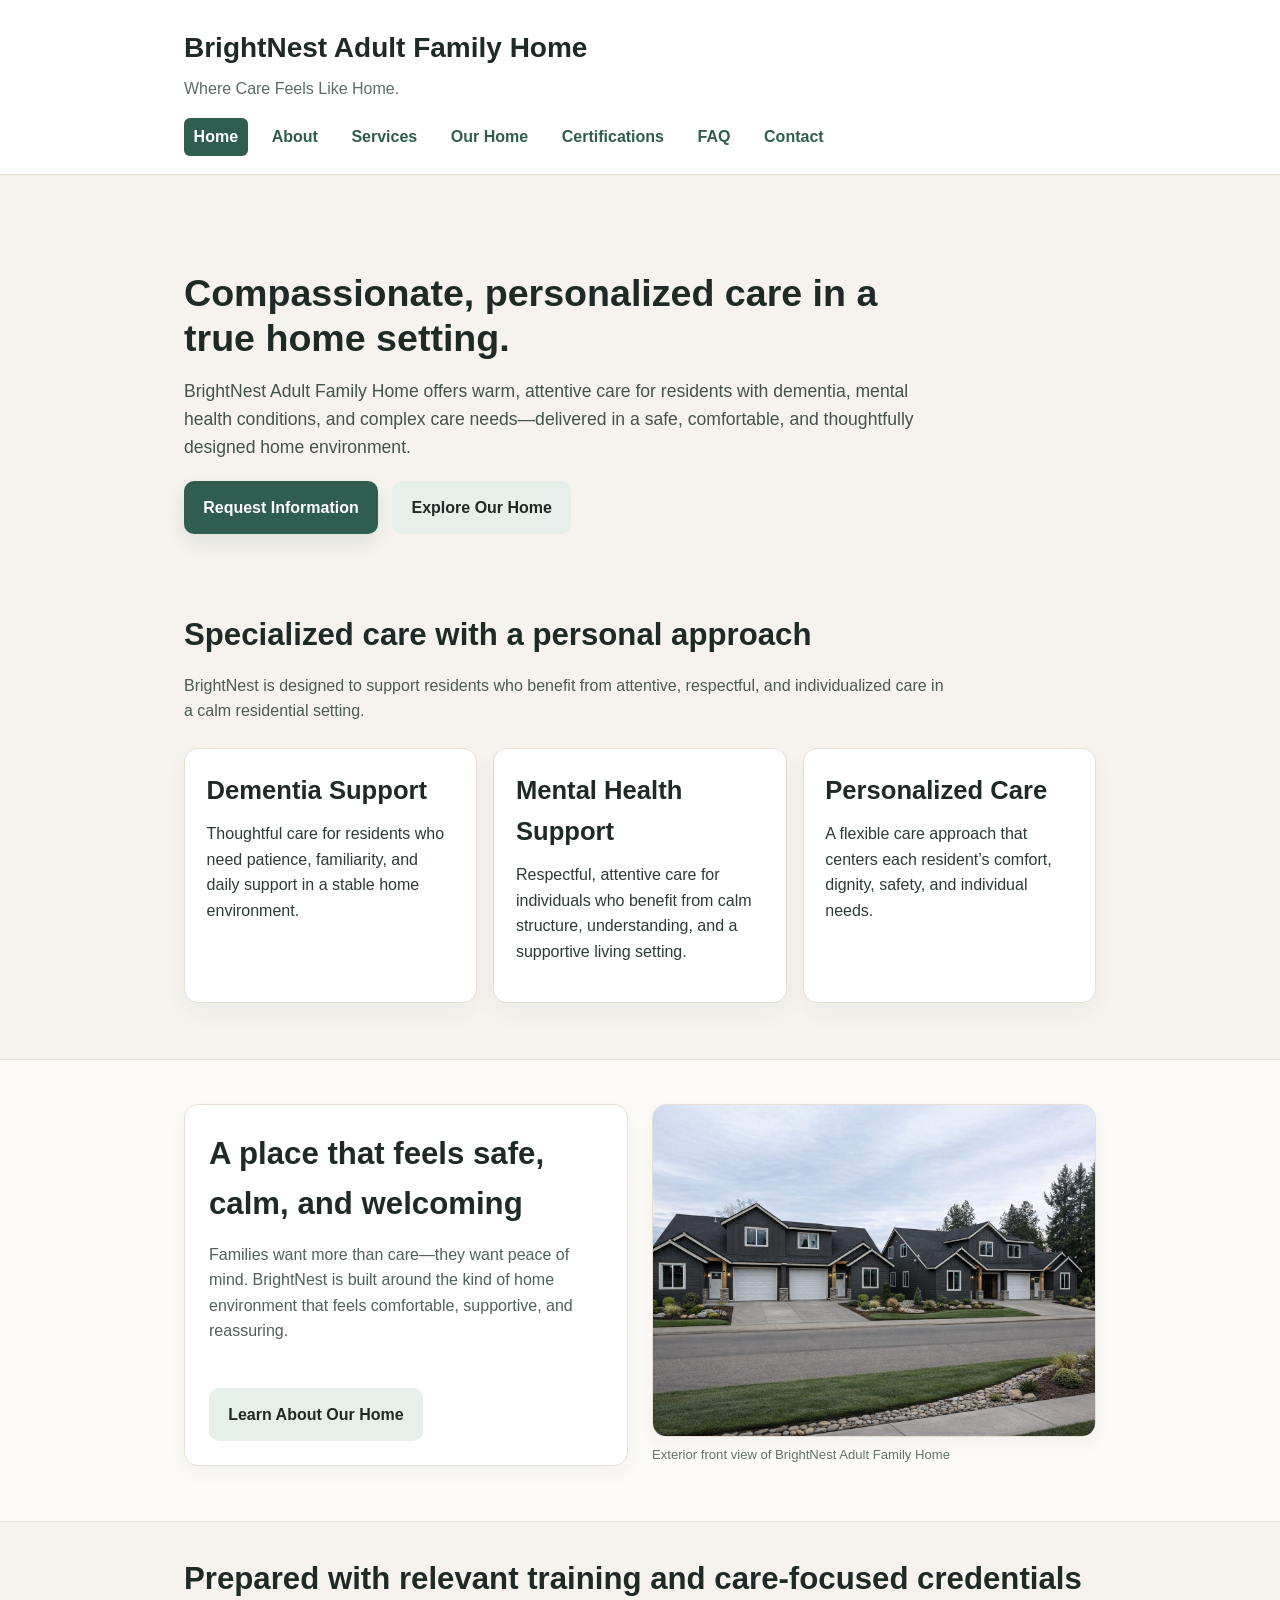
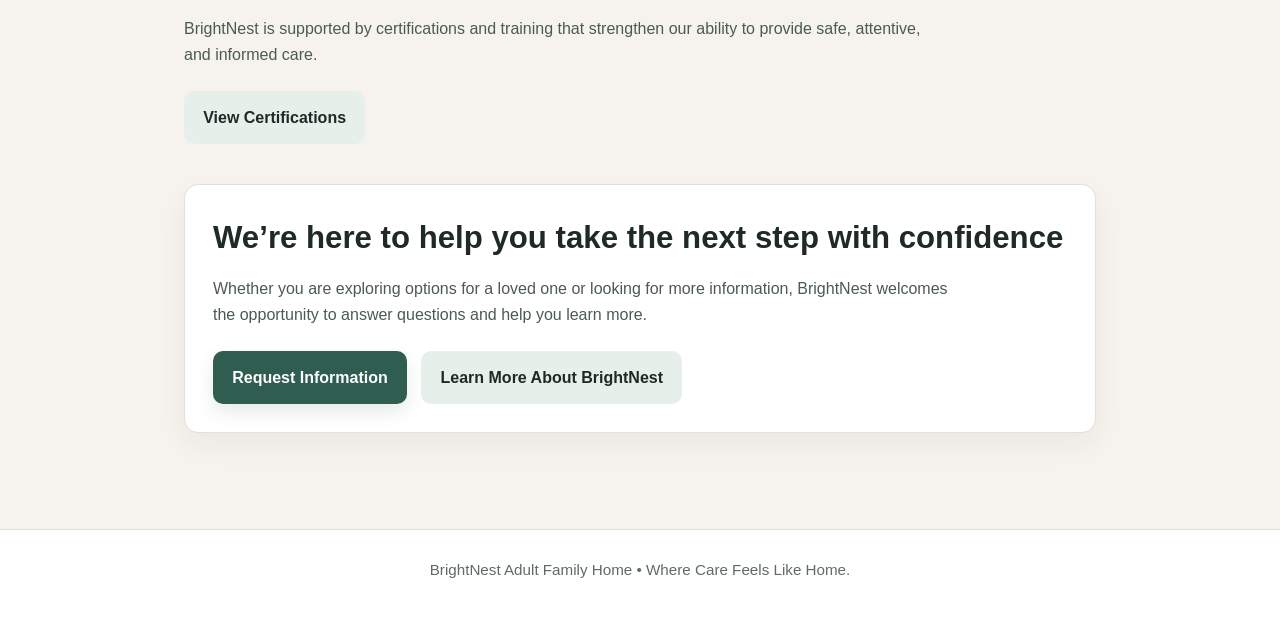
<file: index.html>
<!DOCTYPE html>
<html lang="en">
<head>
  <meta charset="UTF-8" />
  <meta name="viewport" content="width=device-width, initial-scale=1.0" />
  <title>BrightNest Adult Family Home</title>
  <meta name="description" content="BrightNest Adult Family Home — Where Care Feels Like Home." />
  <link rel="stylesheet" href="assets/css/styles.css" />
</head>
<body>

  <header>
    <div class="container">
      <h1>BrightNest Adult Family Home</h1>
      <p>Where Care Feels Like Home.</p>
  
      <nav>
        <a href="index.html" class="active">Home</a>
        <a href="pages/about.html">About</a>
        <a href="pages/services.html">Services</a>
        <a href="pages/our-home.html">Our Home</a>
        <a href="pages/certifications.html">Certifications</a>
        <a href="pages/faq.html">FAQ</a>
        <a href="pages/contact.html">Contact</a>
      </nav>
    </div>
  </header>

  <main>
    
    <section class="hero">
      <div class="container">
        <h2>Compassionate, personalized care in a true home setting.</h2>
        <p>
          BrightNest Adult Family Home offers warm, attentive care for residents with
          dementia, mental health conditions, and complex care needs—delivered in a safe,
          comfortable, and thoughtfully designed home environment.
        </p>
  
        <div class="cta-row">
          <a class="button" href="pages/contact.html">Request Information</a>
          <a class="button button-secondary" href="pages/our-home.html">Explore Our Home</a>
        </div>
      </div>
    </section>

    <section>
      <div class="container">
        <h2 class="section-heading">Specialized care with a personal approach</h2>
        <p class="section-subtext">
          BrightNest is designed to support residents who benefit from attentive, respectful,
          and individualized care in a calm residential setting.
        </p>
  
        <div class="card-grid">
          <div class="card">
            <h2>Dementia Support</h2>
            <p>
              Thoughtful care for residents who need patience, familiarity, and daily support
              in a stable home environment.
            </p>
          </div>
  
          <div class="card">
            <h2>Mental Health Support</h2>
            <p>
              Respectful, attentive care for individuals who benefit from calm structure,
              understanding, and a supportive living setting.
            </p>
          </div>
  
          <div class="card">
            <h2>Personalized Care</h2>
            <p>
              A flexible care approach that centers each resident’s comfort, dignity,
              safety, and individual needs.
            </p>
          </div>
        </div>
      </div>
    </section>

    <section class="soft-section">
      <div class="container">
        <div class="split-layout">
          <div class="warm-panel">
            <h2 class="section-heading">A place that feels safe, calm, and welcoming</h2>
            <p class="section-subtext note-text">
              Families want more than care—they want peace of mind. BrightNest is built around
              the kind of home environment that feels comfortable, supportive, and reassuring.
            </p>
    
            <div class="cta-row">
              <a class="button button-secondary" href="pages/our-home.html">Learn About Our Home</a>
            </div>
          </div>

          <div class="image-panel">
            <div class="split-image">
              <img
                src="assets/images/home/brightnest-exterior-front.jpeg"
                alt="Exterior front view of BrightNest Adult Family Home"
              />
            </div>
            <p class="image-label">Exterior front view of BrightNest Adult Family Home</p>
          </div>
        </div>
      </div>
    </section>

    <section>
      <div class="container">
        <h2 class="section-heading">Prepared with relevant training and care-focused credentials</h2>
        <p class="section-subtext">
          BrightNest is supported by certifications and training that strengthen our ability
          to provide safe, attentive, and informed care.
        </p>
  
        <div class="cta-row">
          <a class="button button-secondary" href="pages/certifications.html">View Certifications</a>
        </div>
      </div>
    </section>

    <section>
      <div class="container">
        <div class="cta-panel">
          <h2 class="section-heading">We’re here to help you take the next step with confidence</h2>
          <p class="section-subtext">
            Whether you are exploring options for a loved one or looking for more information,
            BrightNest welcomes the opportunity to answer questions and help you learn more.
          </p>
  
          <div class="cta-row">
            <a class="button" href="pages/contact.html">Request Information</a>
            <a class="button button-secondary" href="pages/about.html">Learn More About BrightNest</a>
          </div>
        </div>
      </div>
    </section>

  </main>

  <footer>
    <div class="site-footer-inner">
      <p>BrightNest Adult Family Home • Where Care Feels Like Home.</p>
    </div>
  </footer>

  <script src="assets/js/main.js"></script>
</body>
</html>
</file>
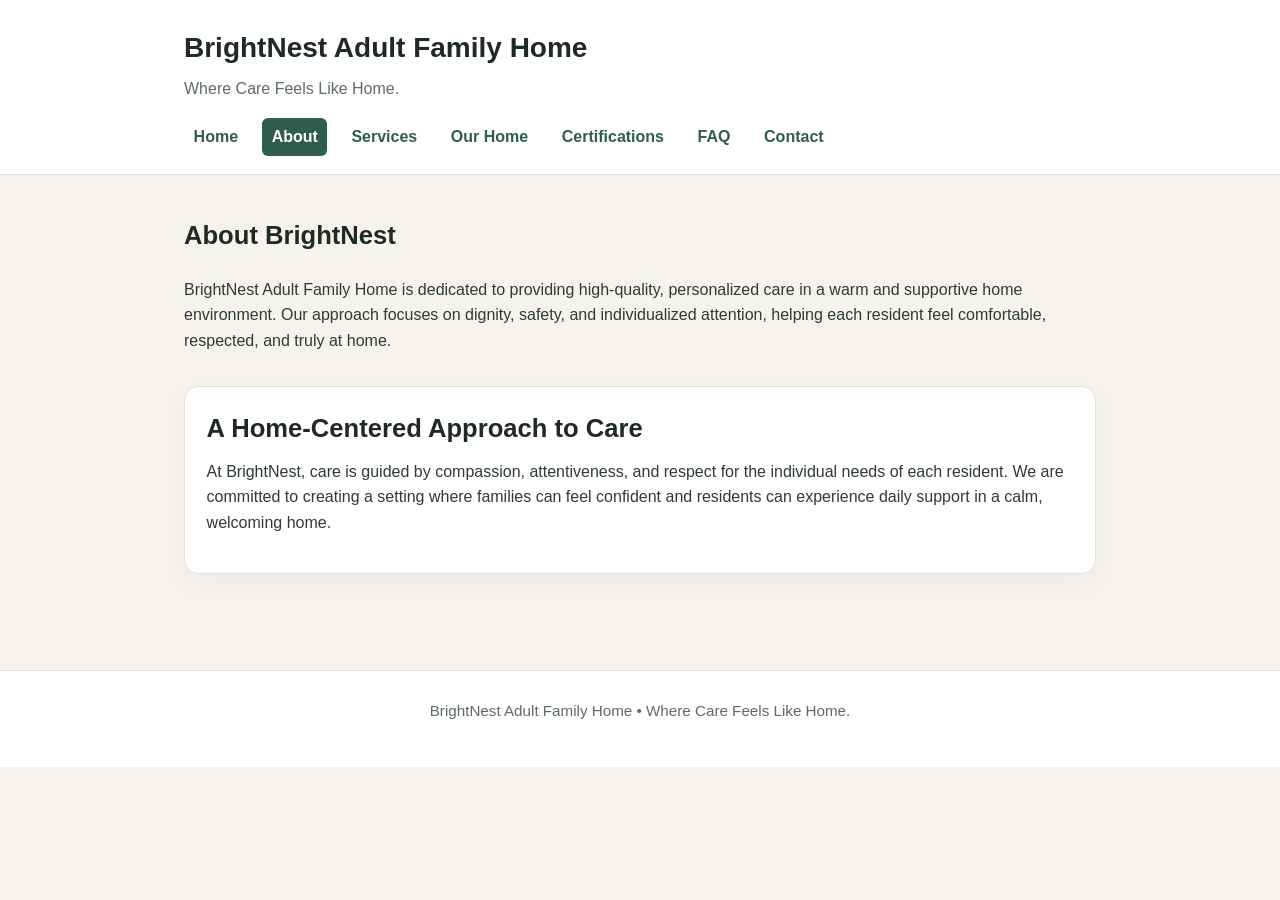
<file: pages/about.html>
<!DOCTYPE html>
<html lang="en">
<head>
  <meta charset="UTF-8" />
  <meta name="viewport" content="width=device-width, initial-scale=1.0" />
  <title>About | BrightNest Adult Family Home</title>
  <link rel="stylesheet" href="../assets/css/styles.css" />
</head>
<body>

  <header>
    <div class="container">
      <h1>BrightNest Adult Family Home</h1>
      <p>Where Care Feels Like Home.</p>
  
      <nav>
        <a href="../index.html">Home</a>
        <a href="about.html" class="active">About</a>
        <a href="services.html">Services</a>
        <a href="our-home.html">Our Home</a>
        <a href="certifications.html">Certifications</a>
        <a href="faq.html">FAQ</a>
        <a href="contact.html">Contact</a>
      </nav>
    </div>
  </header>

  <main>
    <section class="page-intro">
      <div class="container">
        <h2>About BrightNest</h2>
        <p>
          BrightNest Adult Family Home is dedicated to providing high-quality, personalized care
          in a warm and supportive home environment. Our approach focuses on dignity, safety,
          and individualized attention, helping each resident feel comfortable, respected,
          and truly at home.
        </p>
      </div>
    </section>

    <section>
      <div class="container">
        <div class="card">
          <h2>A Home-Centered Approach to Care</h2>
          <p>
            At BrightNest, care is guided by compassion, attentiveness, and respect for the
            individual needs of each resident. We are committed to creating a setting where
            families can feel confident and residents can experience daily support in a calm,
            welcoming home.
          </p>
        </div>
      </div>
    </section>
  </main>

  <footer>
    <div class="site-footer-inner">
      <p>BrightNest Adult Family Home • Where Care Feels Like Home.</p>
    </div>
  </footer>

  <script src="../assets/js/main.js"></script>
</body>
</html>
</file>
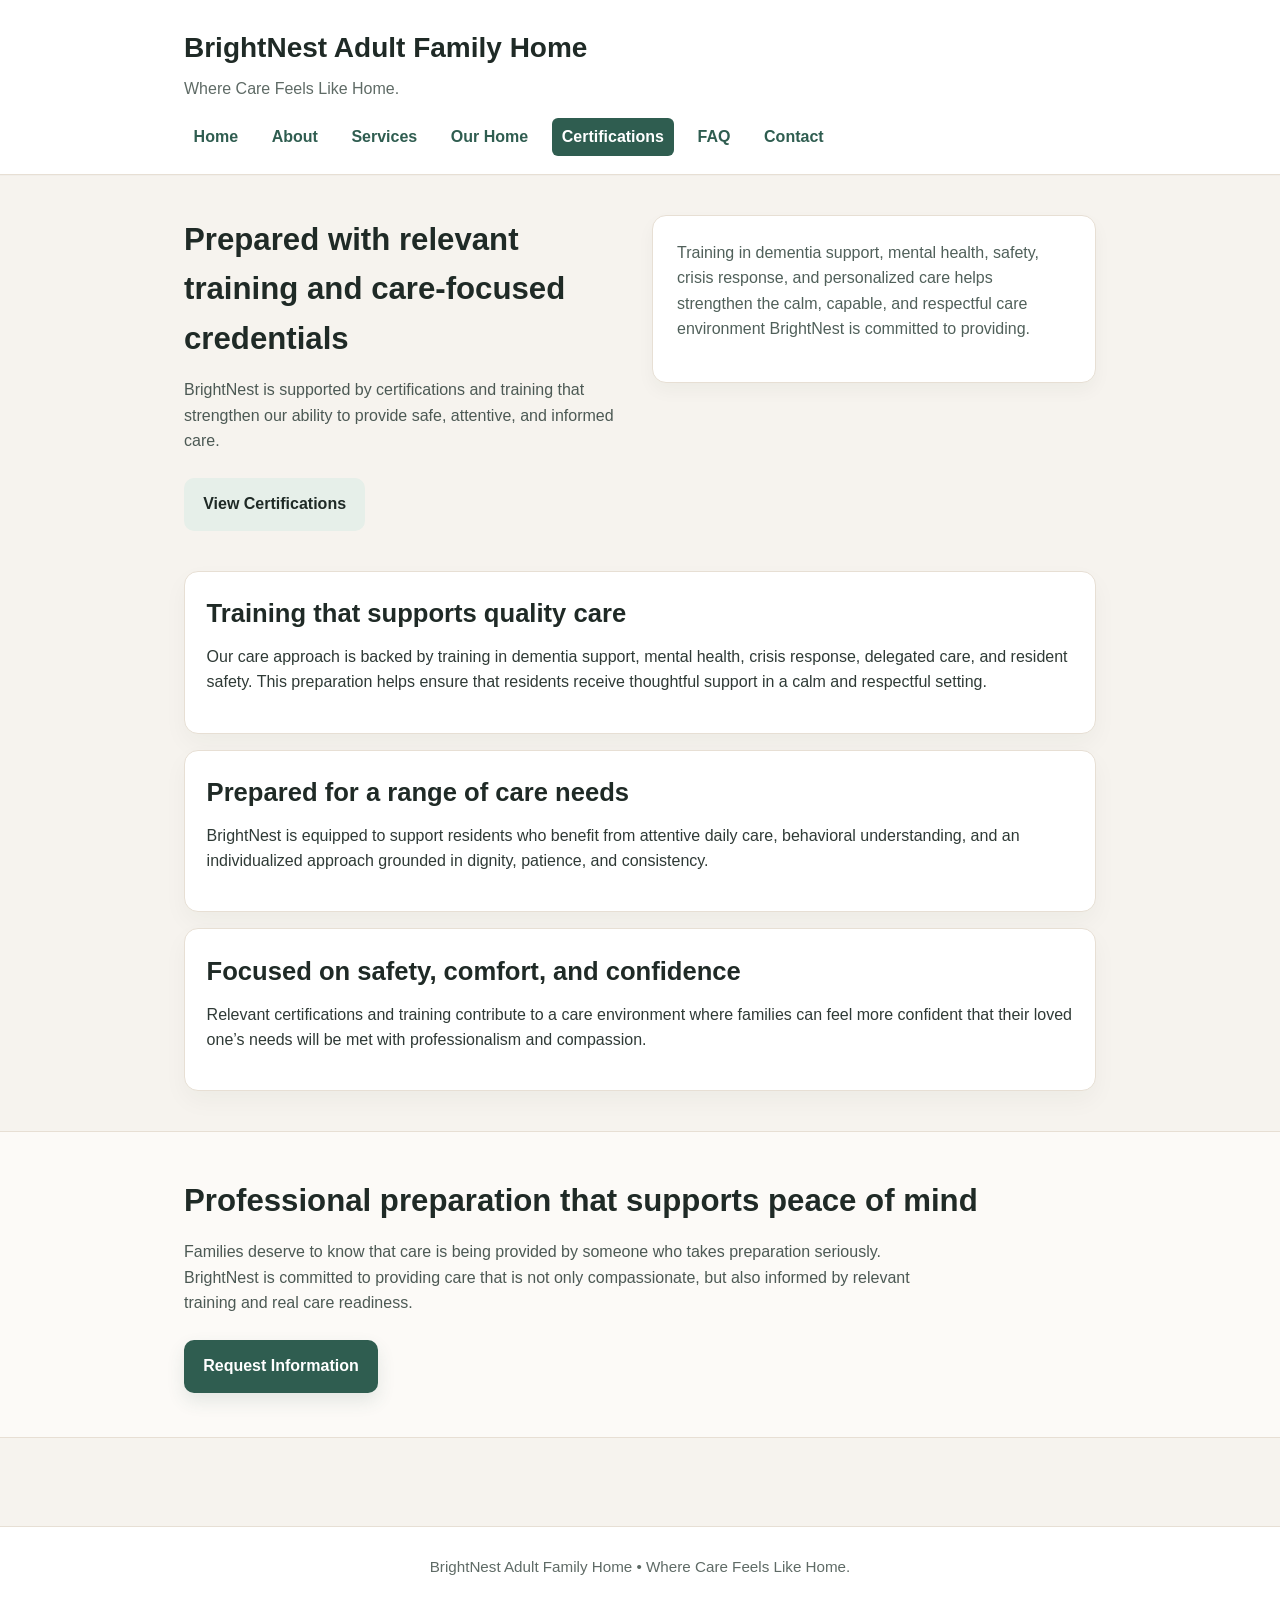
<file: pages/certifications.html>
<!DOCTYPE html>
<html lang="en">
<head>
  <meta charset="UTF-8" />
  <meta name="viewport" content="width=device-width, initial-scale=1.0" />
  <title>Certifications | BrightNest Adult Family Home</title>
  <link rel="stylesheet" href="../assets/css/styles.css" />
</head>
<body>

  <header>
    <div class="container">
      <h1>BrightNest Adult Family Home</h1>
      <p>Where Care Feels Like Home.</p>
  
      <nav>
        <a href="../index.html">Home</a>
        <a href="about.html">About</a>
        <a href="services.html">Services</a>
        <a href="our-home.html">Our Home</a>
        <a href="certifications.html" class="active">Certifications</a>
        <a href="faq.html">FAQ</a>
        <a href="contact.html">Contact</a>
      </nav>
    </div>
  </header>

  <main>
    <section>
      <div class="container">
        <div class="split-layout">
          <div>
            <h2 class="section-heading">Prepared with relevant training and care-focused credentials</h2>
            <p class="section-subtext">
              BrightNest is supported by certifications and training that strengthen our ability
              to provide safe, attentive, and informed care.
            </p>
    
            <div class="cta-row">
              <a class="button button-secondary" href="pages/certifications.html">View Certifications</a>
            </div>
          </div>
    
          <div class="warm-panel">
            <p class="note-text">
              Training in dementia support, mental health, safety, crisis response, and
              personalized care helps strengthen the calm, capable, and respectful care
              environment BrightNest is committed to providing.
            </p>
          </div>
        </div>
      </div>
    </section>
  
    <section>
      <div class="container">
        <div class="card">
          <h2>Training that supports quality care</h2>
          <p>
            Our care approach is backed by training in dementia support, mental health,
            crisis response, delegated care, and resident safety. This preparation helps
            ensure that residents receive thoughtful support in a calm and respectful setting.
          </p>
        </div>
  
        <div class="card">
          <h2>Prepared for a range of care needs</h2>
          <p>
            BrightNest is equipped to support residents who benefit from attentive daily care,
            behavioral understanding, and an individualized approach grounded in dignity,
            patience, and consistency.
          </p>
        </div>
  
        <div class="card">
          <h2>Focused on safety, comfort, and confidence</h2>
          <p>
            Relevant certifications and training contribute to a care environment where
            families can feel more confident that their loved one’s needs will be met
            with professionalism and compassion.
          </p>
        </div>
      </div>
    </section>
  
    <section class="soft-section">
      <div class="container">
        <h2 class="section-heading">Professional preparation that supports peace of mind</h2>
        <p class="section-subtext">
          Families deserve to know that care is being provided by someone who takes
          preparation seriously. BrightNest is committed to providing care that is not only
          compassionate, but also informed by relevant training and real care readiness.
        </p>
  
        <div class="cta-row">
          <a class="button" href="contact.html">Request Information</a>
        </div>
      </div>
    </section>
  </main>

  <footer>
    <div class="site-footer-inner">
      <p>BrightNest Adult Family Home • Where Care Feels Like Home.</p>
    </div>
  </footer>

  <script src="../assets/js/main.js"></script>
</body>
</html>
</file>
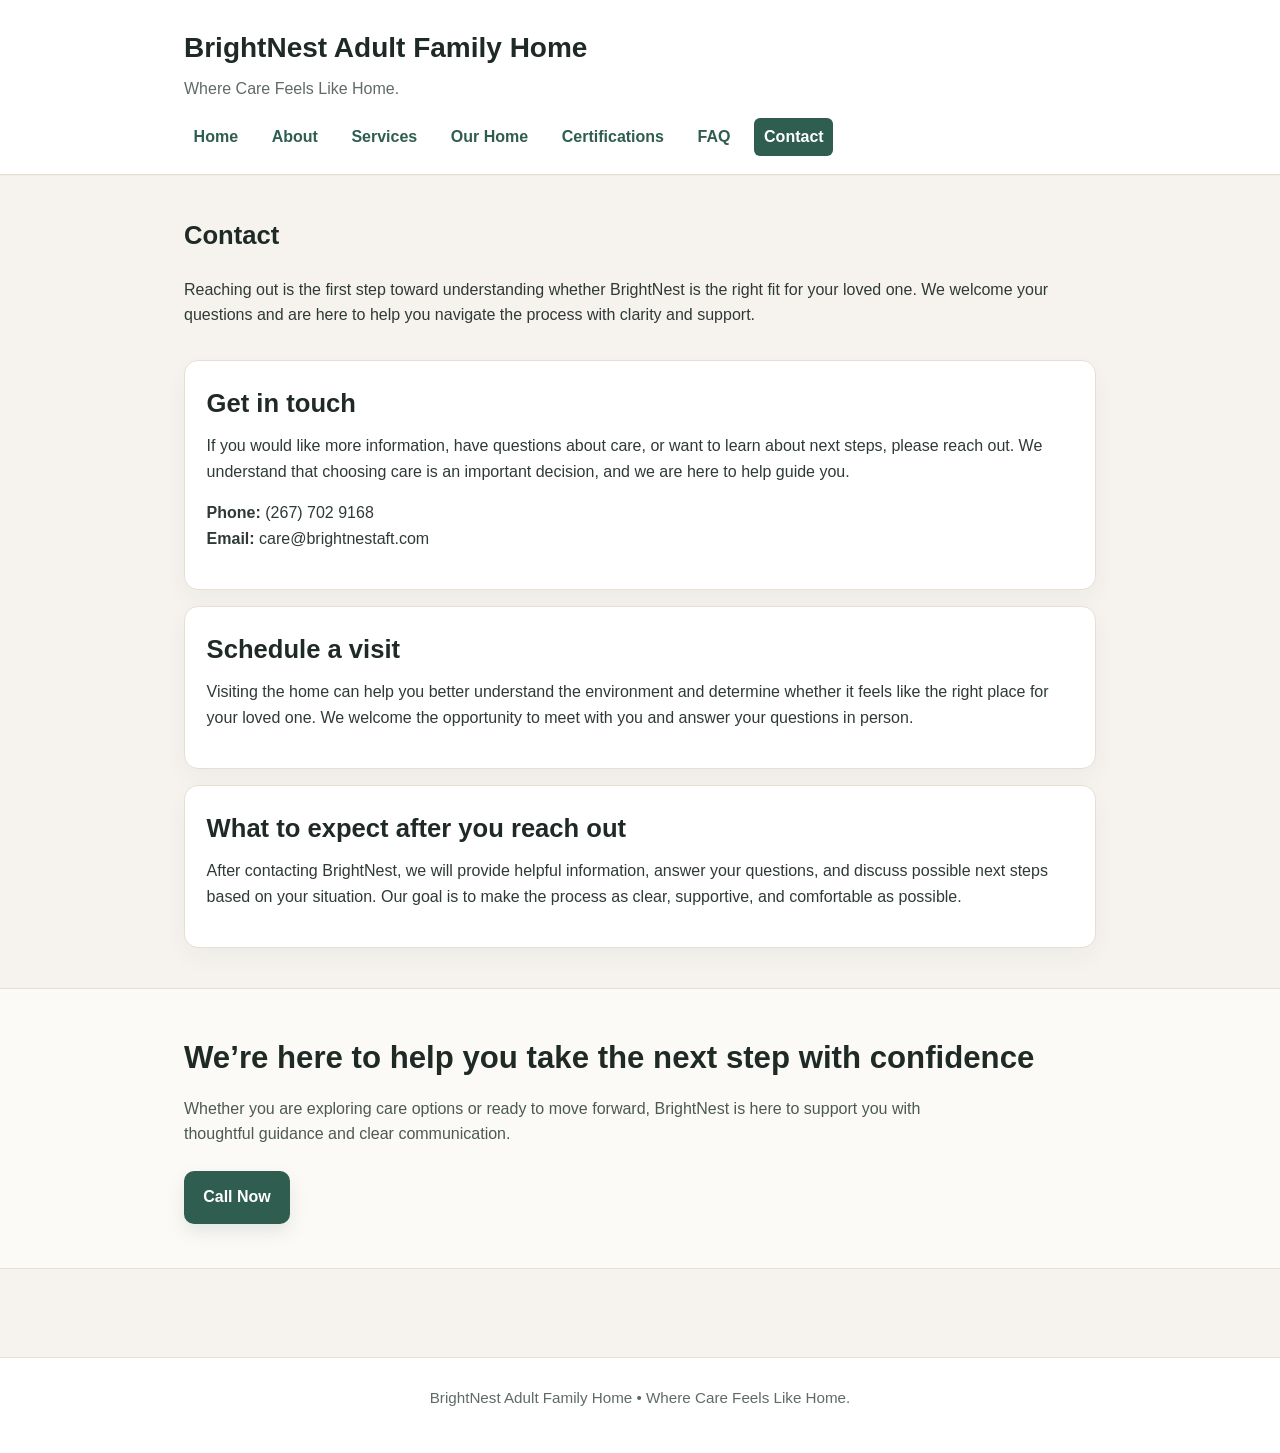
<file: pages/contact.html>
<!DOCTYPE html>
<html lang="en">
<head>
  <meta charset="UTF-8" />
  <meta name="viewport" content="width=device-width, initial-scale=1.0" />
  <title>Contact | BrightNest Adult Family Home</title>
  <link rel="stylesheet" href="../assets/css/styles.css" />
</head>
<body>

  <header>
     <div class="container">
      <h1>BrightNest Adult Family Home</h1>
      <p>Where Care Feels Like Home.</p>
  
      <nav>
        <a href="../index.html">Home</a>
        <a href="about.html">About</a>
        <a href="services.html">Services</a>
        <a href="our-home.html">Our Home</a>
        <a href="certifications.html">Certifications</a>
        <a href="faq.html">FAQ</a>
        <a href="contact.html" class="active">Contact</a>
      </nav>
     </div>
  </header>

  <main>
    <section class="page-intro">
      <div class="container">
        <h2>Contact</h2>
        <p>
          Reaching out is the first step toward understanding whether BrightNest is the right
          fit for your loved one. We welcome your questions and are here to help you navigate
          the process with clarity and support.
        </p>
      </div>
    </section>
  
    <section>
      <div class="container">
        <div class="card">
          <h2>Get in touch</h2>
          <p>
            If you would like more information, have questions about care, or want to learn
            about next steps, please reach out. We understand that choosing care is an
            important decision, and we are here to help guide you.
          </p>
  
          <p>
            <strong>Phone:</strong> (267) 702 9168<br />
            <strong>Email:</strong> care@brightnestaft.com
          </p>
        </div>
  
        <div class="card">
          <h2>Schedule a visit</h2>
          <p>
            Visiting the home can help you better understand the environment and determine
            whether it feels like the right place for your loved one. We welcome the opportunity
            to meet with you and answer your questions in person.
          </p>
        </div>
  
        <div class="card">
          <h2>What to expect after you reach out</h2>
          <p>
            After contacting BrightNest, we will provide helpful information, answer your
            questions, and discuss possible next steps based on your situation. Our goal is
            to make the process as clear, supportive, and comfortable as possible.
          </p>
        </div>
      </div>
    </section>
  
    <section class="soft-section">
      <div class="container">
        <h2 class="section-heading">We’re here to help you take the next step with confidence</h2>
        <p class="section-subtext">
          Whether you are exploring care options or ready to move forward, BrightNest is here
          to support you with thoughtful guidance and clear communication.
        </p>
  
        <div class="cta-row">
          <a class="button" href="tel:YOUR_PHONE_NUMBER">Call Now</a>
        </div>
      </div>
    </section>
</main>

  <footer>
    <div class="site-footer-inner">
      <p>BrightNest Adult Family Home • Where Care Feels Like Home.</p>
    </div>
  </footer>

  <script src="../assets/js/main.js"></script>
</body>
</html>
</file>
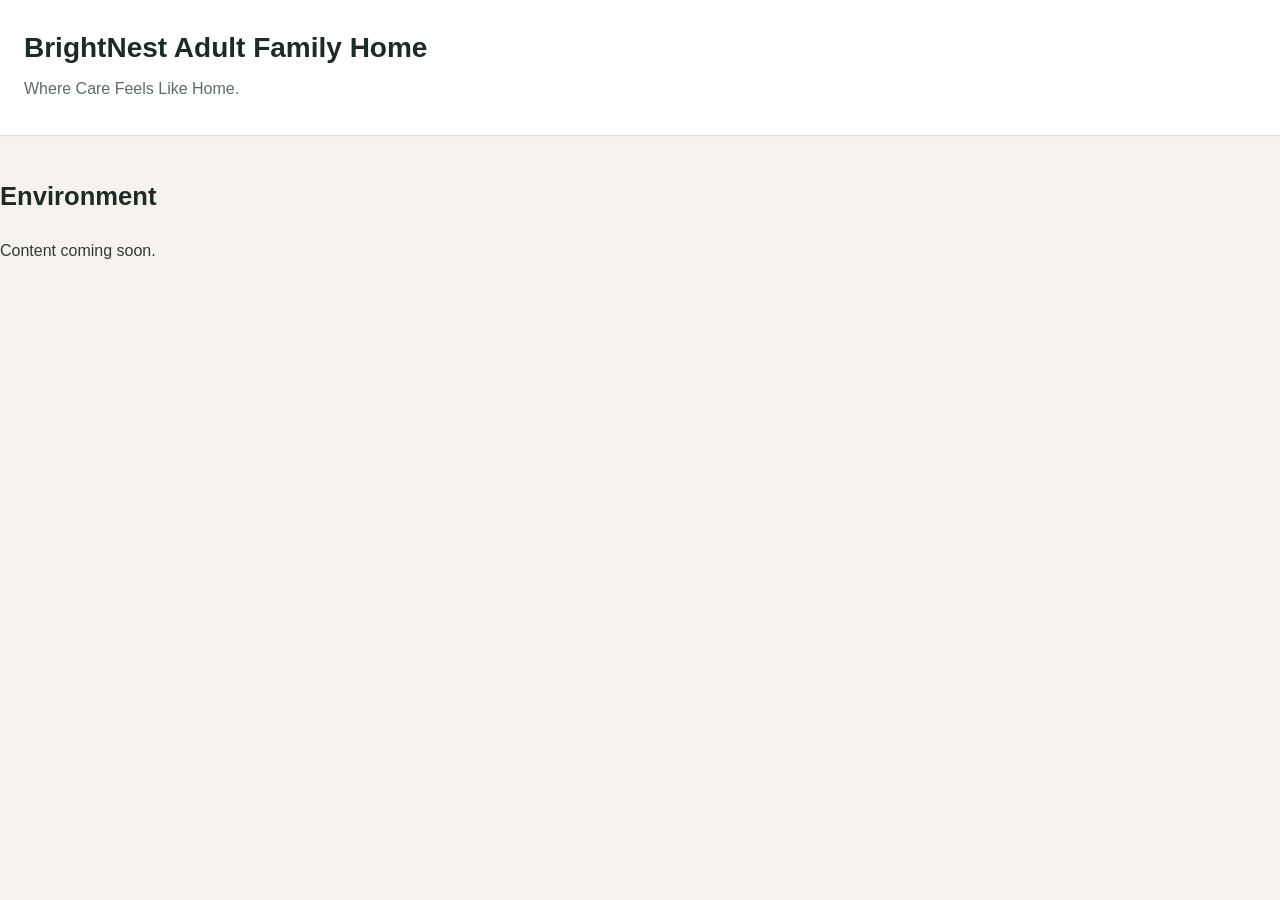
<file: pages/environment.html>
<!DOCTYPE html>
<html lang="en">
<head>
  <meta charset="UTF-8" />
  <meta name="viewport" content="width=device-width, initial-scale=1.0" />
  <title>Environment | BrightNest Adult Family Home</title>

  <link rel="stylesheet" href="../assets/css/styles.css" />
</head>
<body>

  <header>
    <h1>BrightNest Adult Family Home</h1>
    <p>Where Care Feels Like Home.</p>
  </header>

  <main>
    <h2>Environment</h2>
    <p>Content coming soon.</p>
  </main>

  <script src="../assets/js/main.js"></script>

</body>
</html>
</file>
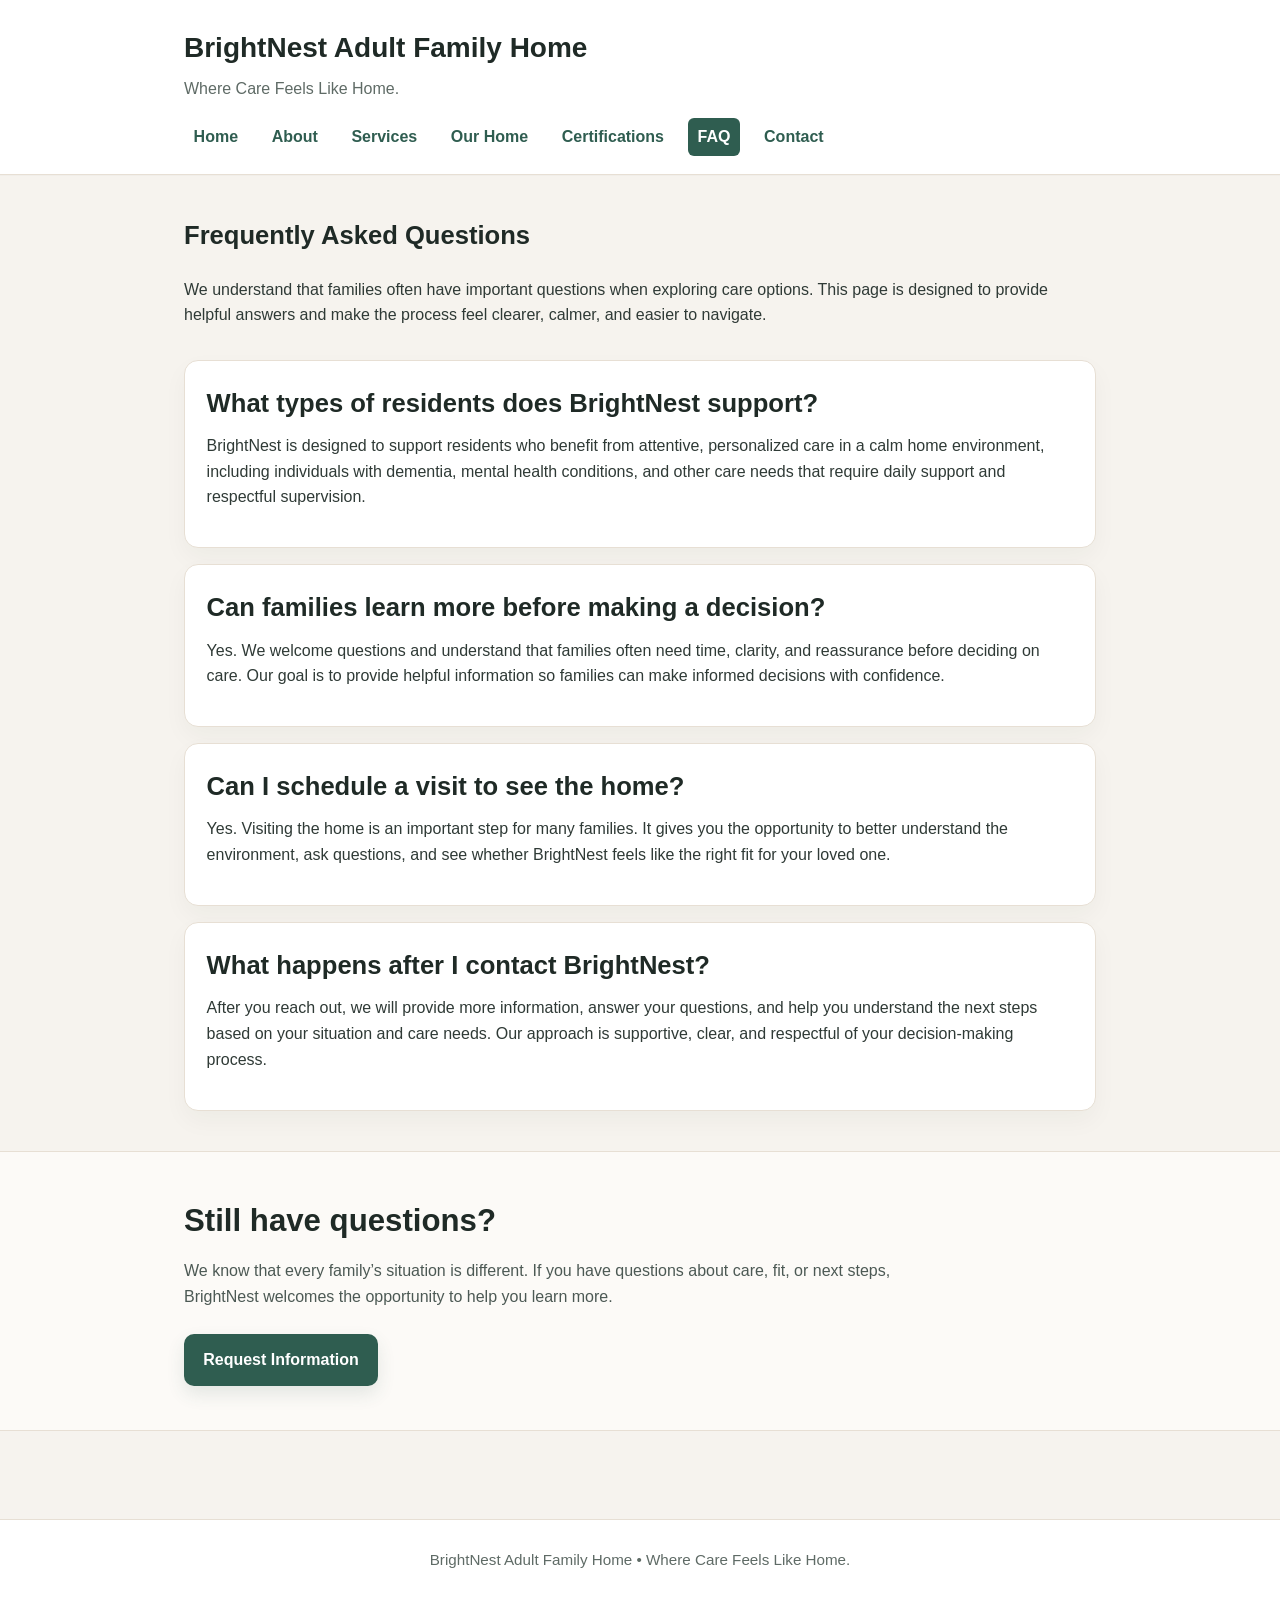
<file: pages/faq.html>
<!DOCTYPE html>
<html lang="en">
<head>
  <meta charset="UTF-8" />
  <meta name="viewport" content="width=device-width, initial-scale=1.0" />
  <title>FAQ | BrightNest Adult Family Home</title>
  <link rel="stylesheet" href="../assets/css/styles.css" />
</head>
<body>

  <header>
    <div class="container">
      <h1>BrightNest Adult Family Home</h1>
      <p>Where Care Feels Like Home.</p>
  
      <nav>
        <a href="../index.html">Home</a>
        <a href="about.html">About</a>
        <a href="services.html">Services</a>
        <a href="our-home.html">Our Home</a>
        <a href="certifications.html">Certifications</a>
        <a href="faq.html" class="active">FAQ</a>
        <a href="contact.html">Contact</a>
      </nav>
    </div>
  </header>

  <main>
    <section class="page-intro">
      <div class="container">
        <h2>Frequently Asked Questions</h2>
        <p>
          We understand that families often have important questions when exploring care options.
          This page is designed to provide helpful answers and make the process feel clearer,
          calmer, and easier to navigate.
        </p>
      </div>
    </section>
  
    <section>
      <div class="container">
        <div class="card">
          <h2>What types of residents does BrightNest support?</h2>
          <p>
            BrightNest is designed to support residents who benefit from attentive,
            personalized care in a calm home environment, including individuals with
            dementia, mental health conditions, and other care needs that require
            daily support and respectful supervision.
          </p>
        </div>
  
        <div class="card">
          <h2>Can families learn more before making a decision?</h2>
          <p>
            Yes. We welcome questions and understand that families often need time,
            clarity, and reassurance before deciding on care. Our goal is to provide
            helpful information so families can make informed decisions with confidence.
          </p>
        </div>
  
        <div class="card">
          <h2>Can I schedule a visit to see the home?</h2>
          <p>
            Yes. Visiting the home is an important step for many families. It gives you
            the opportunity to better understand the environment, ask questions, and see
            whether BrightNest feels like the right fit for your loved one.
          </p>
        </div>
  
        <div class="card">
          <h2>What happens after I contact BrightNest?</h2>
          <p>
            After you reach out, we will provide more information, answer your questions,
            and help you understand the next steps based on your situation and care needs.
            Our approach is supportive, clear, and respectful of your decision-making process.
          </p>
        </div>
      </div>
    </section>
  
    <section class="soft-section">
      <div class="container">
        <h2 class="section-heading">Still have questions?</h2>
        <p class="section-subtext">
          We know that every family’s situation is different. If you have questions about care,
          fit, or next steps, BrightNest welcomes the opportunity to help you learn more.
        </p>
  
        <div class="cta-row">
          <a class="button" href="contact.html">Request Information</a>
        </div>
      </div>
    </section>
</main>

  <footer>
    <div class="site-footer-inner">
      <p>BrightNest Adult Family Home • Where Care Feels Like Home.</p>
    </div>
  </footer>

  <script src="../assets/js/main.js"></script>
</body>
</html>
</file>
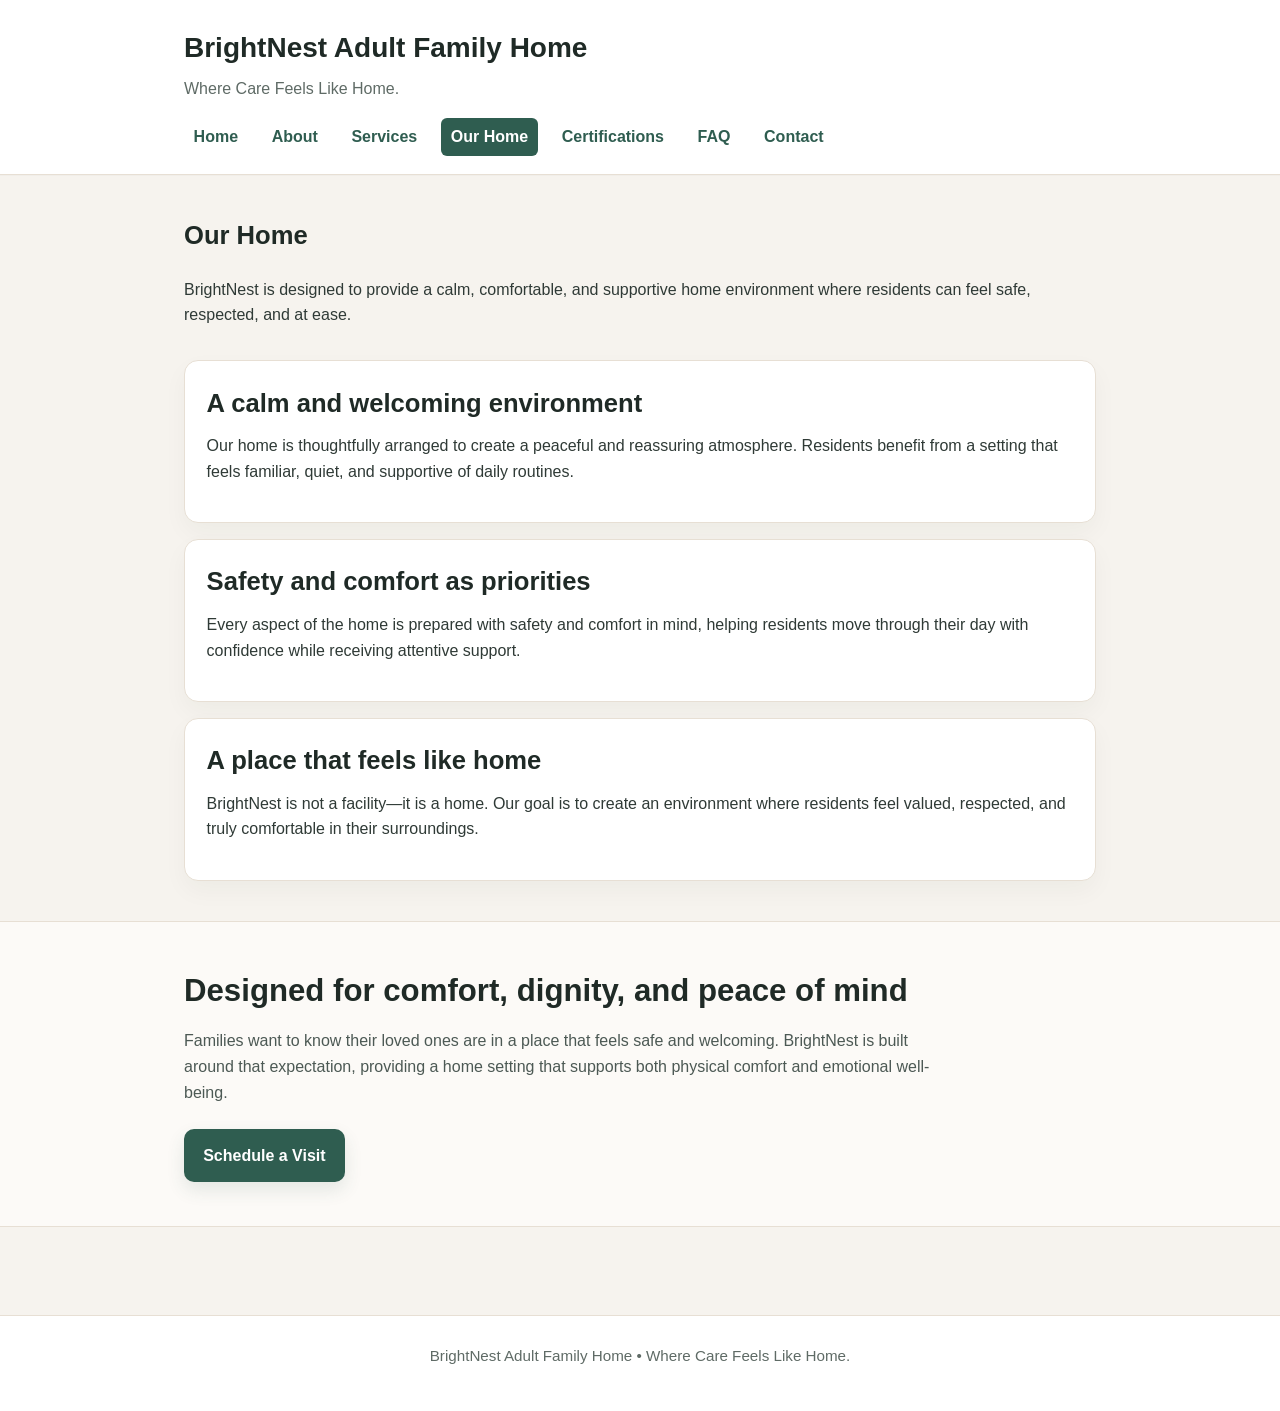
<file: pages/our-home.html>
<!DOCTYPE html>
<html lang="en">
<head>
  <meta charset="UTF-8" />
  <meta name="viewport" content="width=device-width, initial-scale=1.0" />
  <title>Our Home | BrightNest Adult Family Home</title>
  <link rel="stylesheet" href="../assets/css/styles.css" />
</head>
<body>

  <header>
    <div class="container">
      <h1>BrightNest Adult Family Home</h1>
      <p>Where Care Feels Like Home.</p>
  
      <nav>
        <a href="../index.html">Home</a>
        <a href="about.html">About</a>
        <a href="services.html">Services</a>
        <a href="our-home.html" class="active">Our Home</a>
        <a href="certifications.html">Certifications</a>
        <a href="faq.html">FAQ</a>
        <a href="contact.html">Contact</a>
      </nav>
    </div>
  </header>

  <main>
    <section class="page-intro">
      <div class="container">
        <h2>Our Home</h2>
        <p>
          BrightNest is designed to provide a calm, comfortable, and supportive home
          environment where residents can feel safe, respected, and at ease.
        </p>
      </div>
    </section>
  
    <section>
      <div class="container">
        <div class="card">
          <h2>A calm and welcoming environment</h2>
          <p>
            Our home is thoughtfully arranged to create a peaceful and reassuring atmosphere.
            Residents benefit from a setting that feels familiar, quiet, and supportive of
            daily routines.
          </p>
        </div>
  
        <div class="card">
          <h2>Safety and comfort as priorities</h2>
          <p>
            Every aspect of the home is prepared with safety and comfort in mind, helping
            residents move through their day with confidence while receiving attentive support.
          </p>
        </div>
  
        <div class="card">
          <h2>A place that feels like home</h2>
          <p>
            BrightNest is not a facility—it is a home. Our goal is to create an environment
            where residents feel valued, respected, and truly comfortable in their surroundings.
          </p>
        </div>
      </div>
    </section>
  
    <section class="soft-section">
      <div class="container">
        <h2 class="section-heading">Designed for comfort, dignity, and peace of mind</h2>
        <p class="section-subtext">
          Families want to know their loved ones are in a place that feels safe and welcoming.
          BrightNest is built around that expectation, providing a home setting that supports
          both physical comfort and emotional well-being.
        </p>
  
        <div class="cta-row">
          <a class="button" href="contact.html">Schedule a Visit</a>
        </div>
      </div>
    </section>
  </main>

  <footer>
    <div class="site-footer-inner">
      <p>BrightNest Adult Family Home • Where Care Feels Like Home.</p>
    </div>
  </footer>

  <script src="../assets/js/main.js"></script>
</body>
</html>
</file>
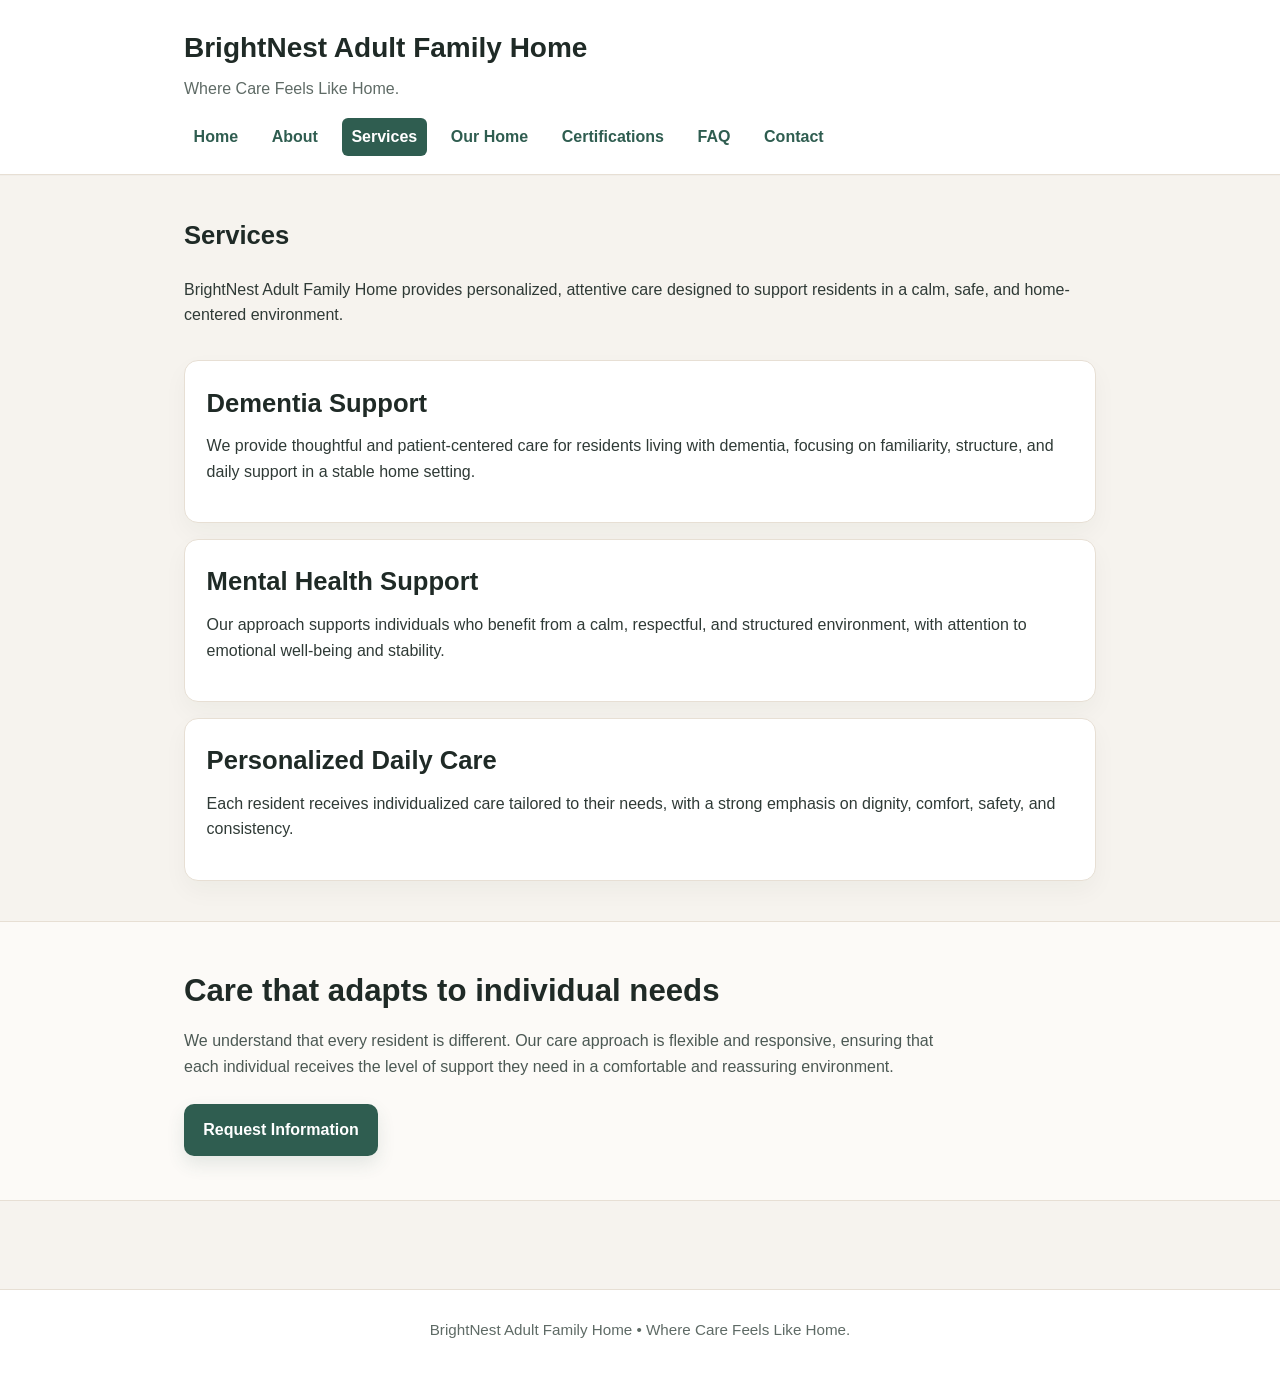
<file: pages/services.html>
<!DOCTYPE html>
<html lang="en">
<head>
  <meta charset="UTF-8" />
  <meta name="viewport" content="width=device-width, initial-scale=1.0" />
  <title>Services | BrightNest Adult Family Home</title>
  <link rel="stylesheet" href="../assets/css/styles.css" />
</head>
<body>

  <header>
    <div class="container">
      <h1>BrightNest Adult Family Home</h1>
      <p>Where Care Feels Like Home.</p>
  
      <nav>
        <a href="../index.html">Home</a>
        <a href="about.html">About</a>
        <a href="services.html" class="active">Services</a>
        <a href="our-home.html">Our Home</a>
        <a href="certifications.html">Certifications</a>
        <a href="faq.html">FAQ</a>
        <a href="contact.html">Contact</a>
      </nav>
    </div>
  </header>

  <main>
    <section class="page-intro">
      <div class="container">
        <h2>Services</h2>
        <p>
          BrightNest Adult Family Home provides personalized, attentive care designed to
          support residents in a calm, safe, and home-centered environment.
        </p>
      </div>
    </section>
  
    <section>
      <div class="container">
        <div class="card">
          <h2>Dementia Support</h2>
          <p>
            We provide thoughtful and patient-centered care for residents living with dementia,
            focusing on familiarity, structure, and daily support in a stable home setting.
          </p>
        </div>
  
        <div class="card">
          <h2>Mental Health Support</h2>
          <p>
            Our approach supports individuals who benefit from a calm, respectful, and
            structured environment, with attention to emotional well-being and stability.
          </p>
        </div>
  
        <div class="card">
          <h2>Personalized Daily Care</h2>
          <p>
            Each resident receives individualized care tailored to their needs, with a strong
            emphasis on dignity, comfort, safety, and consistency.
          </p>
        </div>
      </div>
    </section>
  
    <section class="soft-section">
      <div class="container">
        <h2 class="section-heading">Care that adapts to individual needs</h2>
        <p class="section-subtext">
          We understand that every resident is different. Our care approach is flexible and
          responsive, ensuring that each individual receives the level of support they need
          in a comfortable and reassuring environment.
        </p>
  
        <div class="cta-row">
          <a class="button" href="contact.html">Request Information</a>
        </div>
      </div>
    </section>
  </main>

  <footer>
    <div class="site-footer-inner">
      <p>BrightNest Adult Family Home • Where Care Feels Like Home.</p>
    </div>
  </footer>

  <script src="../assets/js/main.js"></script>
</body>
</html>
</file>
<file: assets/css/styles.css>
/* =========================
   BrightNest Base Styles
   ========================= */

* {
  box-sizing: border-box;
}

body {
  margin: 0;
  font-family: Arial, sans-serif;
  color: #2f3a36;
  background-color: #f6f3ee;
  line-height: 1.6;
}

img {
  max-width: 100%;
  height: auto;
  display: block;
}

a {
  color: #2f5d50;
  text-decoration: none;
}

a:hover {
  text-decoration: underline;
}

header {
  background-color: #ffffff;
  border-bottom: 1px solid #e7dfd4;
  padding: 1.6rem 1.5rem 1.1rem;
  box-shadow: 0 1px 0 rgba(0, 0, 0, 0.02);
}

header h1 {
  margin: 0;
  font-size: 1.75rem;
  color: #1f2a26;
}

header p {
  margin: 0.35rem 0 1rem;
  color: #5f6b66;
}

nav {
  display: flex;
  flex-wrap: wrap;
  gap: 0.9rem;
}

nav a {
  font-weight: 600;
  padding: 0.4rem 0.6rem;
  border-radius: 6px;
}

nav a:hover {
  background-color: #eef3ef;
  text-decoration: none;
}

nav a.active {
  background-color: #2f5d50;
  color: #ffffff;
}

main {
  padding: 2.5rem 0 3.5rem;
}

section {
  margin-bottom: 2.5rem;
}

h2 {
  font-size: 1.6rem;
  color: #1f2a26;
  margin-top: 0;
}

p {
  margin-top: 0;
}

footer {
  background-color: #ffffff;
  border-top: 1px solid #e7dfd4;
  padding: 1.75rem 1.5rem;
  color: #5f6b66;
  font-size: 0.95rem;
  text-align: center;
}

.site-footer-inner {
  max-width: 960px;
  margin: 0 auto;
  padding: 0 1.5rem;
}

.hero {
  padding: 3.5rem 0 2.25rem;
  text-align: left;
}

.hero h2 {
  font-size: 2.35rem;
  line-height: 1.2;
  margin-bottom: 1rem;
  max-width: 760px;
}

.hero p {
  font-size: 1.1rem;
  max-width: 760px;
  color: #44514c;
}

.page-intro {
  margin-bottom: 2rem;
}

.card {
  background-color: #ffffff;
  border: 1px solid #e7dfd4;
  border-radius: 14px;
  padding: 1.35rem;
  margin-bottom: 1rem;
  box-shadow: 0 10px 24px rgba(31, 42, 38, 0.04);
}

.cta-row {
  display: flex;
  flex-wrap: wrap;
  gap: 0.9rem;
  margin-top: 1.25rem;
}

.button {
  display: inline-block;
  background-color: #2f5d50;
  color: #ffffff;
  padding: 0.85rem 1.2rem;
  border-radius: 10px;
  font-weight: 600;
  text-decoration: none;
  box-shadow: 0 8px 18px rgba(47, 93, 80, 0.12);
}

.button:hover {
  text-decoration: none;
  opacity: 0.92;
}

.button-secondary {
  background-color: #e6efe9;
  color: #1f2a26;
  box-shadow: none;
}

.section-heading {
  margin-bottom: 0.8rem;
  font-size: 1.95rem;
}

.section-subtext {
  max-width: 760px;
  margin-bottom: 1.5rem;
  color: #4c5954;
}

.card-grid {
  display: grid;
  gap: 1rem;
  grid-template-columns: repeat(auto-fit, minmax(220px, 1fr));
}

.soft-section {
  background-color: #fcfaf7;
  border-top: 1px solid #e7dfd4;
  border-bottom: 1px solid #e7dfd4;
  padding: 2.75rem 0;
  margin: 2rem 0;
}

.cta-panel {
  background-color: #ffffff;
  border: 1px solid #e7dfd4;
  border-radius: 14px;
  padding: 1.75rem;
  box-shadow: 0 12px 28px rgba(31, 42, 38, 0.05);
}

.container {
  max-width: 960px;
  margin: 0 auto;
  padding: 0 1.5rem;
}

.image-placeholder {
  background-color: #ece6dd;
  border: 1px solid #ddd3c6;
  border-radius: 14px;
  min-height: 260px;
  display: flex;
  align-items: center;
  justify-content: center;
  color: #6a756f;
  font-weight: 600;
  text-align: center;
  padding: 1rem;
}

/* =========================
   SPLIT LAYOUT
   ========================= */

.split-layout {
  display: grid;
  grid-template-columns: 1fr 1fr;
  gap: 1.5rem;
  align-items: start;
}

.warm-panel {
  background-color: #ffffff;
  border: 1px solid #e7dfd4;
  border-radius: 14px;
  padding: 1.5rem;
  box-shadow: 0 8px 18px rgba(31, 42, 38, 0.04);
  display: flex;
  flex-direction: column;
  justify-content: flex-start;
}

.image-panel {
  display: flex;
  flex-direction: column;
}

.split-image {
  width: 100%;
  aspect-ratio: 4 / 3;
  border: 1px solid #e7dfd4;
  border-radius: 14px;
  overflow: hidden;
  background-color: #ffffff;
  box-shadow: 0 8px 18px rgba(31, 42, 38, 0.04);
}

.split-image img {
  width: 100%;
  height: 100%;
  object-fit: cover;
  display: block;
}

.image-label {
  margin-top: 0.55rem;
  font-size: 0.82rem;
  color: #66716c;
  line-height: 1.35;
}

.note-text {
  color: #50605a;
}

.card h2 {
  margin-top: 0;
  margin-bottom: 0.6rem;
}

/* =========================
   RESPONSIVE
   ========================= */

@media (max-width: 820px) {
  .split-layout {
    grid-template-columns: 1fr;
  }

  .image-placeholder {
    min-height: 220px;
  }

  .split-image {
    aspect-ratio: 16 / 10;
  }
}

@media (max-width: 640px) {
  header h1 {
    font-size: 1.45rem;
  }

  .hero h2 {
    font-size: 1.85rem;
  }

  main {
    padding: 2rem 0 2.75rem;
  }

  .container {
    padding: 0 1rem;
  }

  .site-footer-inner {
    padding: 0 1rem;
  }
}
</file>
